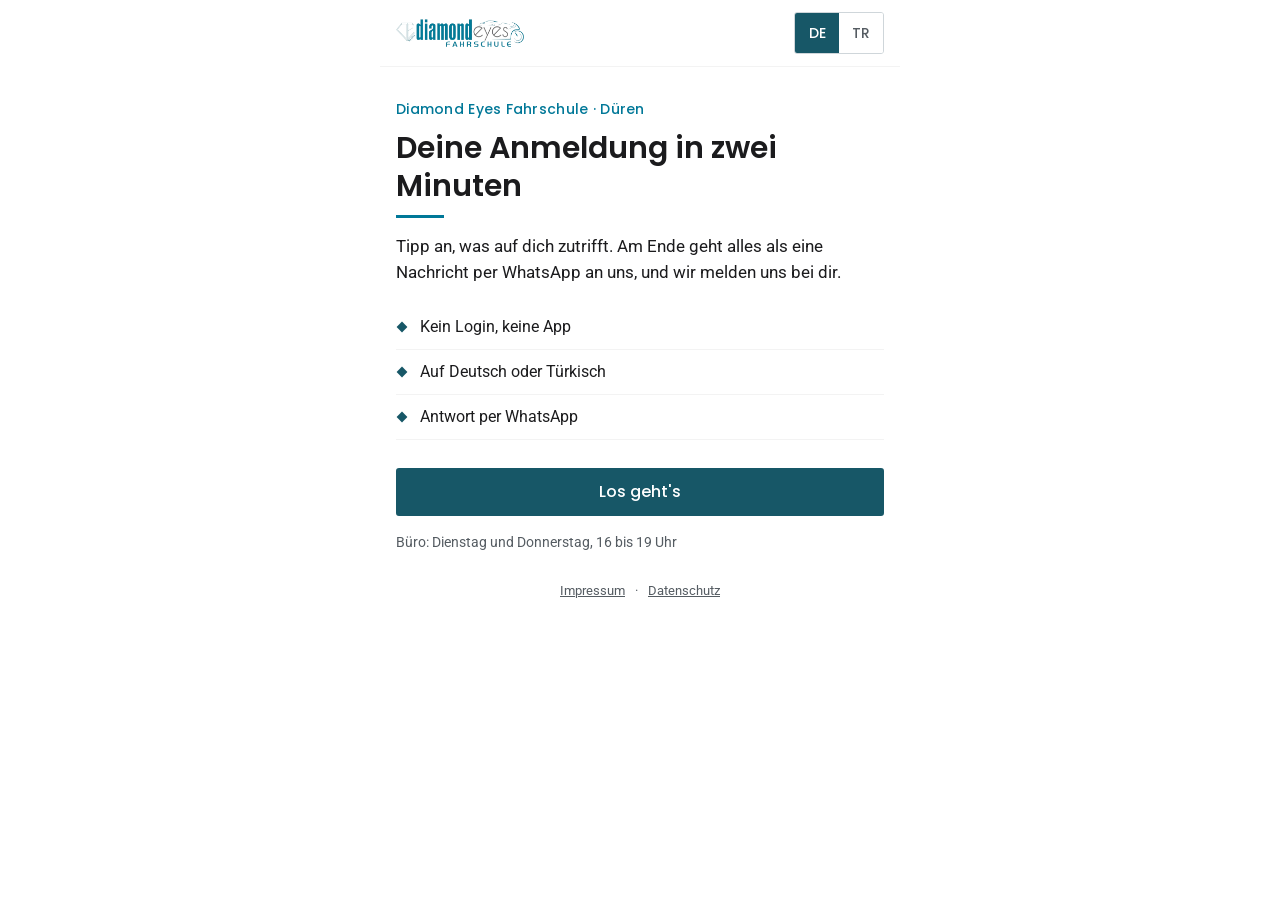
<file: index.html>
<!doctype html>
<html lang="de">
  <head>
    <meta charset="UTF-8" />
    <meta name="viewport" content="width=device-width, initial-scale=1.0, viewport-fit=cover" />
    <meta name="robots" content="noindex, nofollow" />
    <meta name="theme-color" content="#175767" />
    <meta name="description" content="Anmeldung bei der Diamond Eyes Fahrschule in Düren, per WhatsApp." />
    <link rel="icon" href="./favicon.svg" type="image/svg+xml" />
    <title>Anmeldung · Diamond Eyes Fahrschule Düren</title>
    <script type="module" crossorigin src="./assets/main-xxaU6i8K.js"></script>
    <link rel="modulepreload" crossorigin href="./assets/style-lt53GmS1.js">
    <link rel="stylesheet" crossorigin href="./assets/style-BQTkxzDz.css">
  </head>
  <body>
    <div id="app" class="app"></div>
    <noscript>
      <p class="noscript">
        Für die Anmeldung brauchst du JavaScript. Du kannst uns auch direkt per WhatsApp schreiben:
        <a href="https://wa.me/4917630539086">0176 305 390 86</a>
      </p>
    </noscript>
  </body>
</html>
</file>
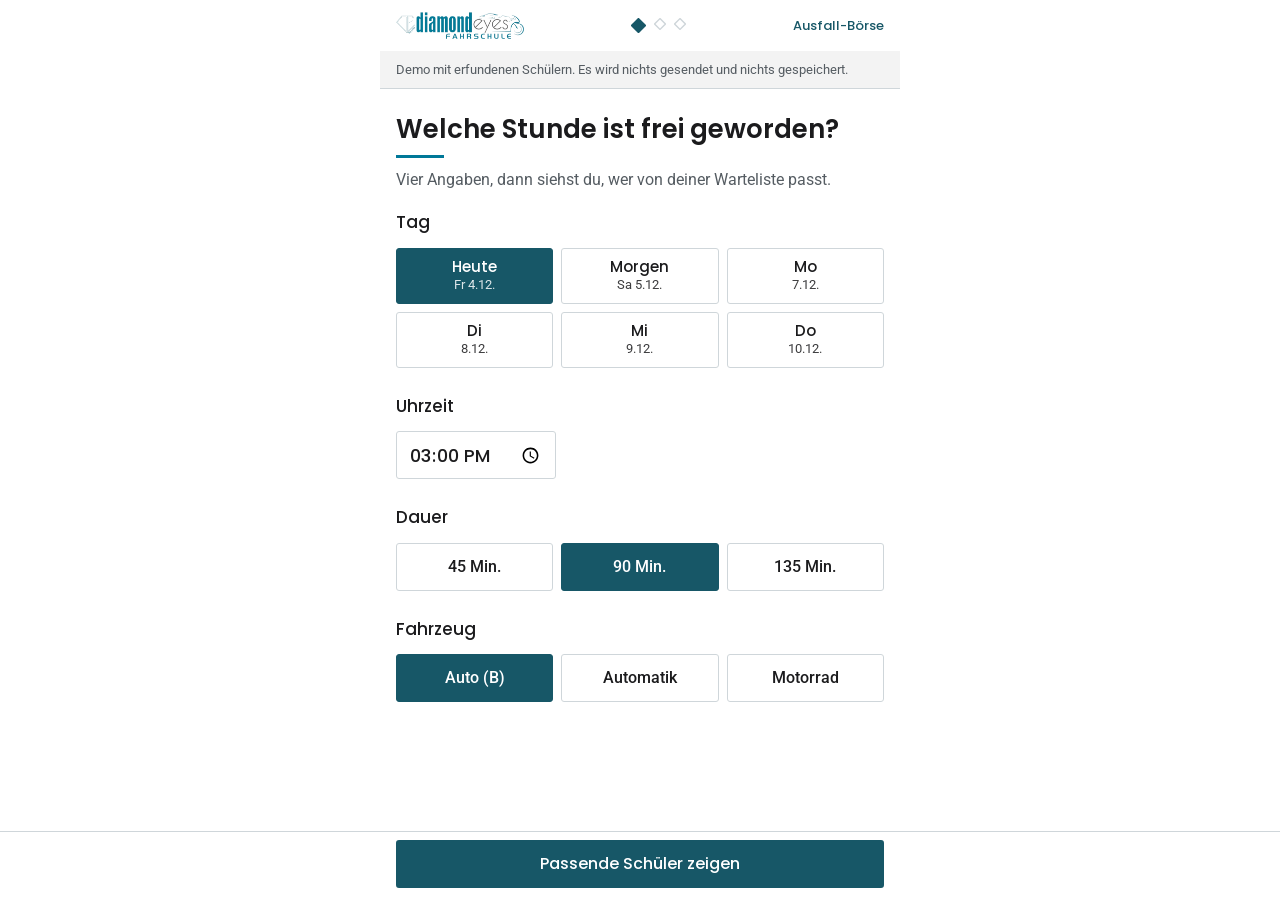
<file: boerse.html>
<!doctype html>
<html lang="de">
  <head>
    <meta charset="UTF-8" />
    <meta name="viewport" content="width=device-width, initial-scale=1.0, viewport-fit=cover" />
    <meta name="robots" content="noindex, nofollow" />
    <meta name="theme-color" content="#175767" />
    <link rel="icon" href="./favicon.svg" type="image/svg+xml" />
    <title>Ausfall-Börse · Diamond Eyes Fahrschule</title>
    <script type="module" crossorigin src="./assets/boerse-DOsbMnzf.js"></script>
    <link rel="modulepreload" crossorigin href="./assets/style-lt53GmS1.js">
    <link rel="stylesheet" crossorigin href="./assets/style-BQTkxzDz.css">
    <link rel="stylesheet" crossorigin href="./assets/boerse-xJO_yL5n.css">
  </head>
  <body>
    <div id="app" class="app"></div>
    <noscript><p class="noscript">Für die Ausfall-Börse brauchst du JavaScript.</p></noscript>
  </body>
</html>
</file>
<file: assets/style-BQTkxzDz.css>
@font-face{font-family:Poppins;font-style:normal;font-display:swap;font-weight:500;src:url(./poppins-latin-500-normal-C8OXljZJ.woff2)format("woff2"),url(./poppins-latin-500-normal-DGXqpDMm.woff)format("woff")}@font-face{font-family:Poppins;font-style:normal;font-display:swap;font-weight:500;src:url(./poppins-latin-ext-500-normal-CK-6C4Hw.woff2)format("woff2"),url(./poppins-latin-ext-500-normal-CgAe2rWW.woff)format("woff")}@font-face{font-family:Poppins;font-style:normal;font-display:swap;font-weight:600;src:url(./poppins-latin-600-normal-zEkxB9Mr.woff2)format("woff2"),url(./poppins-latin-600-normal-BJdTmd5m.woff)format("woff")}@font-face{font-family:Poppins;font-style:normal;font-display:swap;font-weight:600;src:url(./poppins-latin-ext-600-normal-CAhIAdZj.woff2)format("woff2"),url(./poppins-latin-ext-600-normal-Df5ffKXP.woff)format("woff")}@font-face{font-family:Roboto;font-style:normal;font-display:swap;font-weight:400;src:url(./roboto-latin-400-normal-BqEyEoaF.woff2)format("woff2"),url(./roboto-latin-400-normal-D27F5sTu.woff)format("woff")}@font-face{font-family:Roboto;font-style:normal;font-display:swap;font-weight:400;src:url(./roboto-latin-ext-400-normal-C3tdtHj3.woff2)format("woff2"),url(./roboto-latin-ext-400-normal-CIveymTr.woff)format("woff")}@font-face{font-family:Roboto;font-style:normal;font-display:swap;font-weight:500;src:url(./roboto-latin-500-normal-7RbcRiD8.woff2)format("woff2"),url(./roboto-latin-500-normal-fsTFPL3E.woff)format("woff")}@font-face{font-family:Roboto;font-style:normal;font-display:swap;font-weight:500;src:url(./roboto-latin-ext-500-normal-pMCM9Ixg.woff2)format("woff2"),url(./roboto-latin-ext-500-normal-C1cK9xmS.woff)format("woff")}:root{--petrol:#175767;--petrol-dark:#0f3f4b;--petrol-tint:#e7f0f2;--teal:#007898;--ink:#1b1b1d;--muted:#555c62;--line:#cfd6da;--soft:#f3f3f3;--white:#fff;--alert:#a3301f;--font-head:"Poppins", system-ui, sans-serif;--font-body:"Roboto", system-ui, sans-serif;--radius:3px;--tap:48px;--gutter:16px;--speed:.2s}*,:before,:after{box-sizing:border-box}html{-webkit-text-size-adjust:100%}body{background:var(--white);color:var(--ink);font-family:var(--font-body);margin:0;font-size:16px;line-height:1.5}button,input{font:inherit;color:inherit}button{cursor:pointer}a{color:var(--petrol)}:focus-visible{outline:3px solid var(--teal);outline-offset:2px}.app{max-width:520px;min-height:100vh;flex-direction:column;min-height:100dvh;margin:0 auto;display:flex}.app.has-bar{padding-bottom:132px}.top{padding:12px var(--gutter);border-bottom:1px solid var(--soft);grid-template-columns:auto 1fr auto;align-items:center;gap:12px;display:grid}.logo-btn{border-radius:var(--radius);background:0 0;border:0;padding:0;display:block}.logo{width:128px;height:auto;display:block}.progress{justify-content:center;gap:8px;display:flex}.pdot .dia{width:12px;height:12px;fill:var(--white);stroke:var(--line);stroke-width:1.4px;display:block}.pdot.on .dia{fill:var(--petrol);stroke:var(--petrol)}.pdot.now .dia{width:15px;height:15px}.lang{border:1px solid var(--line);border-radius:var(--radius);display:flex;overflow:hidden}.lang-btn{background:var(--white);min-width:44px;min-height:40px;font-family:var(--font-head);color:var(--muted);border:0;font-size:14px;font-weight:500}.lang-btn[aria-pressed=true]{background:var(--petrol);color:var(--white)}.main{padding:24px var(--gutter) 8px;flex:1}.main.enter .screen{animation:enter var(--speed) ease-out}@keyframes enter{0%{opacity:0;transform:translateY(8px)}to{opacity:1;transform:none}}.title{font-family:var(--font-head);color:var(--ink);margin:0 0 6px;font-size:26px;font-weight:600;line-height:1.25}.title:after{content:"";background:var(--teal);width:48px;height:3px;margin-top:10px;display:block}.title:focus{outline:none}.hint,.q-help{color:var(--muted);margin:10px 0 18px}.dia{fill:currentColor;flex:none;width:12px;height:12px}.start .kicker{font-family:var(--font-head);color:var(--teal);letter-spacing:.02em;margin:8px 0 10px;font-size:14px;font-weight:500}.start .title{font-size:30px}.lead{margin:16px 0 20px;font-size:17px}.points{margin:0 0 28px;padding:0;list-style:none}.points li{border-bottom:1px solid var(--soft);align-items:center;gap:12px;padding:10px 0;display:flex}.points .dia{color:var(--petrol)}.office{color:var(--muted);margin:16px 0 0;font-size:14px}.btn{min-height:var(--tap);border-radius:var(--radius);border:2px solid var(--petrol);font-family:var(--font-head);transition:background-color var(--speed), border-color var(--speed);justify-content:center;align-items:center;gap:8px;padding:0 20px;font-size:16px;font-weight:500;text-decoration:none;display:inline-flex}.btn.primary{background:var(--petrol);color:var(--white)}.btn.primary:hover{background:var(--petrol-dark);border-color:var(--petrol-dark)}.btn.primary[aria-disabled=true]{background:#9fb5bb;border-color:#9fb5bb}.btn.ghost,.btn.back{background:var(--white);color:var(--petrol)}.btn.wide{width:100%}.icon{flex:none;width:22px;height:22px}.tiles{grid-template-columns:1fr 1fr;gap:10px;display:grid}.tile{text-align:left;background:var(--white);border:1.5px solid var(--line);border-radius:var(--radius);min-height:76px;transition:border-color var(--speed), background-color var(--speed);flex-direction:column;align-items:flex-start;gap:2px;padding:12px 30px 12px 12px;display:flex;position:relative}.tile-name{font-family:var(--font-head);font-size:16px;font-weight:500;line-height:1.25}.tile-sub{color:var(--muted);font-size:13px;line-height:1.3}.tile .dia{fill:none;stroke:var(--line);stroke-width:1.4px;position:absolute;top:12px;right:10px}.tile[aria-pressed=true]{border:2px solid var(--petrol);background:var(--petrol-tint);padding:11.5px 29.5px 11.5px 11.5px}.tile[aria-pressed=true] .dia{fill:var(--petrol);stroke:var(--petrol)}.q{border:0;min-width:0;margin:0 0 26px;padding:0}.q-title{font-family:var(--font-head);margin:20px 0 0;padding:0;font-size:17px;font-weight:500}.q-help{margin:4px 0 12px;font-size:14px}.segs{gap:8px;display:flex}.segs.stack{flex-direction:column;margin-top:12px}.seg,.chip{min-height:var(--tap);border:1.5px solid var(--line);border-radius:var(--radius);background:var(--white);transition:background-color var(--speed), border-color var(--speed), color var(--speed);flex:1;padding:0 12px;font-weight:500}.segs.stack .seg{text-align:left;padding:0 16px}.seg[aria-pressed=true],.chip[aria-pressed=true]{background:var(--petrol);border-color:var(--petrol);color:var(--white)}.sub{background:var(--soft);border-radius:var(--radius);margin-top:14px;padding:12px}.sub-title{margin:0 0 10px;padding:0;font-size:14px;font-weight:500}.chips{flex-wrap:wrap;gap:8px;display:flex}.chips .chip{flex:none;min-width:56px}.note{color:var(--petrol);align-items:center;gap:10px;margin:12px 0 0;font-size:14px;display:flex}.grid{grid-template-columns:44px repeat(3,1fr);align-items:center;gap:6px;display:grid}.grid-head{color:var(--muted);text-align:center;padding-bottom:2px;font-size:12px;line-height:1.2}.grid-day{font-family:var(--font-head);font-size:15px;font-weight:500}.cell{border:1.5px solid var(--line);border-radius:var(--radius);background:var(--white);min-height:44px;transition:background-color var(--speed), border-color var(--speed);justify-content:center;align-items:center;display:flex}.cell .dia{fill:none;stroke:var(--line);stroke-width:1.4px}.cell[aria-pressed=true]{background:var(--petrol);border-color:var(--petrol)}.cell[aria-pressed=true] .dia{fill:var(--white);stroke:var(--white)}.grid.is-off .cell{opacity:.35;cursor:default}.chip.flex{width:100%;margin:12px 0 8px;display:block}.fields{gap:14px;margin-top:18px;display:grid}.row{grid-template-columns:88px 1fr;gap:12px;display:grid}.field{gap:4px;display:grid}.field-label{font-size:14px;font-weight:500}.field-label em{color:var(--muted);font-style:normal;font-weight:400}.field input{width:100%;min-height:var(--tap);border:1.5px solid var(--line);border-radius:var(--radius);background:var(--white);padding:0 12px;font-size:16px}.field input:focus{border-color:var(--petrol)}.field-help{color:var(--muted);font-size:13px}.consents{background:var(--soft);border-radius:var(--radius);border:0;margin:22px 0 0;padding:14px 12px 4px}.consents legend{float:left;width:100%}.check{clear:both;align-items:flex-start;gap:12px;margin-bottom:12px;font-size:14px;display:flex}.check input{width:22px;height:22px;accent-color:var(--petrol);flex:none;margin:0}.preview-title{font-family:var(--font-head);margin:28px 0 0;font-size:17px;font-weight:500}.preview{background:var(--soft);border-left:3px solid var(--teal);font-family:var(--font-body);white-space:pre-wrap;word-break:break-word;margin:10px 0 0;padding:14px;font-size:14px;line-height:1.55}.privacy{color:var(--muted);margin:16px 0 0;font-size:13px}.bar{background:var(--white);border-top:1px solid var(--line);padding:8px var(--gutter) calc(12px + env(safe-area-inset-bottom));position:fixed;bottom:0;left:0;right:0}.bar>*{max-width:488px;margin-left:auto;margin-right:auto}.missing{min-height:20px;color:var(--muted);margin:0 auto 8px;font-size:13px}.missing.alert{color:var(--alert);font-weight:500}.bar-row{grid-template-columns:auto 1fr;gap:10px;display:grid}.btn.back{padding:0 14px 0 8px}.btn.back.compact{width:var(--tap);padding:0}.btn.send{padding:0 12px;font-size:15px;line-height:1.2}.done{text-align:left}.done-mark .dia{width:40px;height:40px;color:var(--petrol);margin:8px 0 16px}.done .btn{margin-top:12px}.foot{color:var(--muted);justify-content:center;gap:10px;padding:28px 0 12px;font-size:13px;display:flex}.foot a{color:var(--muted)}.noscript{padding:var(--gutter)}@media (max-width:360px){.logo{width:104px}.tile-name{font-size:15px}}@media (prefers-reduced-motion:reduce){*,:before,:after{transition:none!important;animation:none!important}}
</file>
<file: assets/boerse-xJO_yL5n.css>
.app-name{font-family:var(--font-head);color:var(--petrol);text-align:right;font-size:13px;font-weight:500;line-height:1.2}.demo-banner{padding:8px var(--gutter);background:var(--soft);color:var(--muted);border-bottom:1px solid var(--line);margin:0;font-size:13px}.chips.wrap3{grid-template-columns:repeat(3,1fr);margin-top:12px;display:grid}.chips.wrap3 .chip{min-width:0;padding:6px;font-size:15px}.chip.day{flex-direction:column;justify-content:center;align-items:center;min-height:56px;line-height:1.25;display:flex}.day-top{font-family:var(--font-head);font-weight:500}.day-date{opacity:.85;font-size:13px;font-weight:400}.q .segs{margin-top:12px}.time-field{margin:0 0 26px}.time-field .q-title{margin:0 0 8px}.time-field input{max-width:160px;font-family:var(--font-head);font-size:18px;font-weight:500}.wrows{border-top:1px solid var(--line);margin:0;padding:0;list-style:none}.wrow{border-bottom:1px solid var(--line);padding:12px 0;position:relative}.row-main{flex-wrap:wrap;align-items:center;gap:6px 8px;display:flex}.row-name{font-family:var(--font-head);font-weight:500}.row-sub{color:var(--muted);margin-top:2px;font-size:13px}.badge{border-radius:var(--radius);background:var(--petrol);color:var(--white);padding:2px 7px;font-size:12px;font-weight:500}.badge.soft{background:var(--petrol-tint);color:var(--petrol)}.row-state{color:var(--muted);font-size:13px;position:absolute;top:12px;right:0}.row-state.won{color:var(--petrol);font-weight:500}.wrow.is-won{background:var(--petrol-tint);margin:0 calc(var(--gutter) * -1);padding:12px var(--gutter)}.wrow.is-won .row-state{right:var(--gutter)}.wrows.compact{margin-top:18px}.wrows.compact .row-sub{display:none}.empty{background:var(--soft);border-radius:var(--radius);padding:16px}.empty p{margin:0 0 12px}.bubble-tabs{margin-top:12px}.bubble{background:var(--soft);border-left:3px solid var(--teal);font-family:var(--font-body);white-space:pre-wrap;word-break:break-word;margin:12px 0 0;padding:14px;font-size:14px;line-height:1.55}.today{border:1.5px solid var(--line);border-radius:var(--radius);margin-top:24px;padding:14px}.today-text{color:var(--muted);margin:0 0 12px;font-size:14px}.today-row{grid-template-columns:1fr 1fr;gap:8px;display:grid}.today-row .btn{padding:0 8px;font-size:14px}.timeline{margin:8px 0 0;padding:0;list-style:none}.tl{border-left:3px solid var(--line);color:var(--muted);grid-template-columns:52px 1fr;gap:8px;padding:10px 0 10px 14px;display:grid}.tl.on{border-left-color:var(--petrol);color:var(--ink)}.tl-time{font-family:var(--font-head);font-size:14px;font-weight:500}.tl.wait{animation:1.2s ease-in-out infinite pulse}@keyframes pulse{50%{opacity:.45}}.result{background:var(--petrol);color:var(--white);border-radius:var(--radius);animation:enter var(--speed) ease-out;margin-top:20px;padding:18px 16px}.result-label{opacity:.85;margin:0 0 4px;font-size:13px}.result-text{font-family:var(--font-head);margin:0;font-size:22px;font-weight:600;line-height:1.25}.result-sub{margin:8px 0 0;font-size:15px}.tally{background:var(--soft);border-radius:var(--radius);margin:22px 0 18px;padding:14px}.tally-title{margin:0 0 12px}.tally-sum{min-height:24px;font-family:var(--font-head);color:var(--petrol);margin:10px 0 0;font-weight:500}.bar-row.single{grid-template-columns:1fr}
</file>
